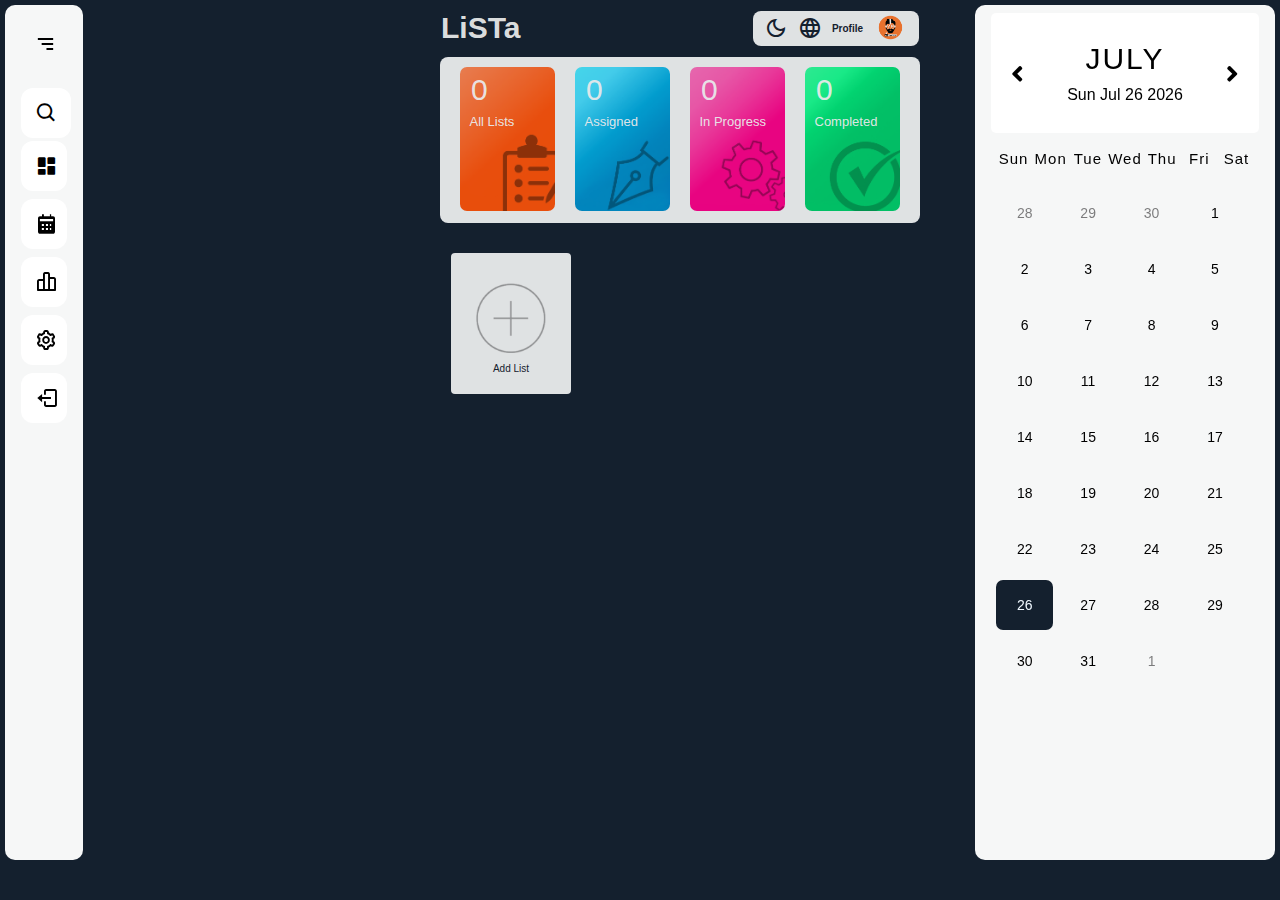
<file: index.html>
<!DOCTYPE html>
<html lang="en">
<head>
    <meta charset="UTF-8">
    <meta http-equiv="X-UA-Compatible" content="IE=edge">
    <meta name="viewport" content="width=device-width, initial-scale=1.0">
    <link rel="stylesheet" href="TodoList_odeh_1.css">
    <link rel="stylesheet"href="https://fonts.googleapis.com/css2?family=Material+Symbols+Rounded:opsz,wght,FILL,GRAD@20..48,100..700,0..1,-50..200" />
    <link rel="preconnect" href="https://fonts.googleapis.com">
    <link rel="preconnect" href="https://fonts.gstatic.com" crossorigin>
    <link href="https://fonts.googleapis.com/css2?family=Roboto:wght@300;400&display=swap" rel="stylesheet">
    <link href="https://fonts.googleapis.com/css2?family=Playfair+Display:wght@900&family=Roboto+Slab:wght@300&family=Roboto:wght@300&display=swap" rel="stylesheet">
    <link rel="stylesheet" href="https://fonts.googleapis.com/css2?family=Material+Symbols+Outlined:opsz,wght,FILL,GRAD@48,300,0,0" />
<!-- tami -->
    <link rel="stylesheet" href="2.css"> 
    <link rel="stylesheet" href="calendar.css"> 
    <meta name="viewport" content="width=device-width, initial-scale=1.0"> 
    <link rel="stylesheet" href="https://cdnjs.cloudflare.com/ajax/libs/font-awesome/5.13.0/css/all.min.css"/>
    <link rel="stylesheet" href="https://cdnjs.cloudflare.com/ajax/libs/font-awesome/5.13.0/css/all.min.css"/>
    <link href="https://unpkg.com/boxicons@2.1.4/css/boxicons.min.css" rel="stylesheet"/>
<!-- -->
    <title>ToDo Manager</title>
</head>
<body>
    <main>
        <header>
            <p id="namey">LiSTa</p>
            <ul class="head">
                <li><a href="#" id="dark_button" class="material-symbols-outlined">dark_mode</a></li>
                <li><a href="#" class="material-symbols-outlined">language</a></li>
                <li><a href="#">Profile</a></li>
                <li><a href="#"><img id="icon_1" src="pics/odeh/icon_1.png" alt="icon"></a></li>
            </ul>
        </header>
        <div class="body_container">
            <div id="categories">
                <a href="#"><h1 id="allListsCounter">0</h1><p>All Lists</p><img id="icon_1" src="pics/odeh/cat_Frame_11.png" alt="cat1"></a>
                <a href="#"><h1 id="assigned">0</h1><p>Assigned</p><img id="icon_2" src="pics/odeh/cat_Frame_44.png" alt="cat2"></a>
                <a href="#"><h1 id="inProgress">0</h1><p>In Progress</p><img id="icon_3" src="pics/odeh/cat_Frame_33.png" alt="cat3"></a>
                <a href="#"><h1 id="completed">0</h1><p>Completed</p><img id="icon_4" src="pics/odeh/cat_Frame_22.png" alt="cat4"></a>
            </div>
            <!-- tami -->
            <section class="leftsidebar" >
                <div class="nav-header">
                    <p class="logo"></p>
                    <i class="bx bx-menu-alt-right btn-menu" ></i>
                </div>
            <ul class="nav-links">
                <li>
                    <i class="bx bx-search search-btn"></i>
                    <input type="text" placeholder="search..." />
                    <span class="tooltip">Search</span>
                </li>
                <li>
                    <a href="#">
                        <i class="bx bxs-dashboard"></i>
                        <span class="title">Dashbord</span>
                    </a>
                    <span class="tooltip">Dashbord</span>
                </li>
                <li>
                    <a href="#">
                    <i class="bx bxs-calendar"></i>
                        <span class="title">Calendar</span>
                        </a>
                    <span class="tooltip">Calendar</span>
                </li>
                <li>
                    <a href="#">
                        <i class="bx bx-bar-chart-alt-2"></i>
                        <span class="title">Activity</span>
                    </a>
                    <span class="tooltip">Activity</span>
                </li>
                <li>
                    <a href="#">
                        <i class="bx bx-cog"></i>
                        <span class="title">Settings</span>
                    </a>
                    <span class="tooltip">Settings</span>
                </li>
                <li>
                    <a href="#">
                        <i class="bx bx-log-out"></i>
                        <span class="title">Log Out</span>
                    </a>
                    <span class="tooltip">Log Out</span>
                </li>
            </ul>
            </section>
            <section>
            <!--this is the section for the right bar side calendar -->
                <section class="rightsidebar">
                <body>
                <div class="container">
                    <div class="calendar">
                        <div class="month">
                        <i class="fas fa-angle-left prev"></i>
                        <div class="date">
                            <h1></h1>
                            <p></p>
                        </div>
                        <i class="fas fa-angle-right next"></i>
                        </div>
                        <div class="weekdays">
                            <div>Sun</div>
                            <div>Mon</div>
                            <div>Tue</div>
                            <div>Wed</div>
                            <div>Thu</div>
                            <div>Fri</div>
                            <div>Sat</div>
                        </div>
                        <div class="days"></div>
                    </div>
                </div>
                </section>
            </section>
            <!-- -->
            <div class="list">
                <a href="#">
                    <div id="list_add">
                    <img src="pics/odeh/add_1.png" alt="add"><span>Add List</span>
                    </div>
                </a>
                <div  id="list_template"  class="list_new" style="display:none;">
                    <span class="material-symbols-outlined" id="del_list" >close</span>
                    <div action="" method="post" class="list_form">
                        <input maxlength="20" required type="text" name="title_box_1" placeholder="Give a Title" id="list_title_1" >
                        <select name="color_list" id="color_list">
                            <option value="status_blue" id="status_blue"></option>
                            <option value="status_pink" id="status_pink"></option>
                            <option value="status_green"id="status_green"></option>
                        </select>
                        <div class="add_div">
                            <input type="text" name="input_box_1" placeholder="" id="list_input_1">
                            <button class="add_text" id="add_text"><span id="add_text_id" class="material-symbols-outlined">add_circle</span></button>
                            <ul class="to_do_text">
                            </ul>
                        </div>
                    </div>
                </div>
            </div>
        </div>
    </main>
    <script src="side.js"></script>
    <script src="cal.js"></script>
    <script src="TodoList_odeh_4.js"></script>
</body>
</html>
</file>
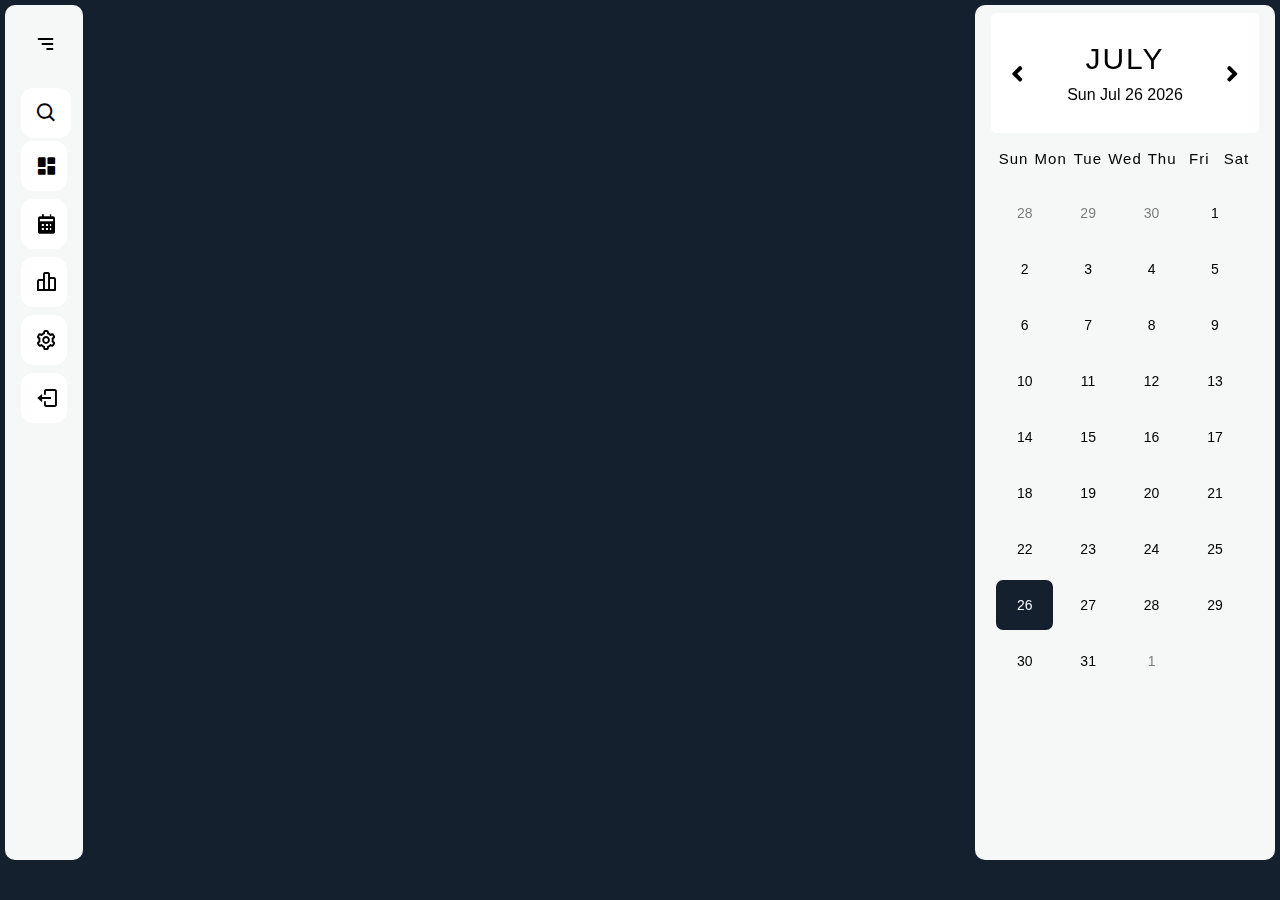
<file: index2.html>
<!DOCTYPE html>
<html lang="en">
<head>
    <meta charset="UTF-8">
    <meta http-equiv="X-UA-Compatible" content="IE=edge">
    <meta name="viewport" content="width=device-width, initial-scale=1.0">
    <link rel="stylesheet" href="TodoList_odeh_1.css">
    <link rel="stylesheet" href="2.css"> 
    <link rel="stylesheet" href="calendar.css"> 
    <meta name="viewport" content="width=device-width, initial-scale=1.0"> 

    <link rel="stylesheet" href="https://cdnjs.cloudflare.com/ajax/libs/font-awesome/5.13.0/css/all.min.css"/>
    <link rel="stylesheet" href="https://cdnjs.cloudflare.com/ajax/libs/font-awesome/5.13.0/css/all.min.css"/>
    <link href="https://unpkg.com/boxicons@2.1.4/css/boxicons.min.css" rel="stylesheet"/>
    <title>ToDo Manager</title>
</head>
<body>
    <section class="leftsidebar">
        <div class="nav-header">
            <p class="logo"></p>
            <i class="bx bx-menu-alt-right btn-menu"></i>
        </div>
    <ul class="nav-links">
        <li>
            <i class="bx bx-search search-btn"></i>
            <input type="text" placeholder="search..." />
            <span class="tooltip">Search</span>
        </li>
        <li>
            <a href="#">
                <i class="bx bxs-dashboard"></i>
                <span class="title">Dashbord</span>
            </a>
            <span class="tooltip">Dashbord</span>
        </li>
        <li>
            <a href="#">
            <i class="bx bxs-calendar"></i>
                <span class="title">Calendar</span>
                </a>
            <span class="tooltip">Calendar</span>
        </li>
        <li>
            <a href="#">
                <i class="bx bx-bar-chart-alt-2"></i>
                <span class="title">Activity</span>
            </a>
            <span class="tooltip">Activity</span>
        </li>
        <li>
            <a href="#">
                <i class="bx bx-cog"></i>
                <span class="title">Settings</span>
            </a>
            <span class="tooltip">Settings</span>
        </li>
        <li>
            <a href="#">
                <i class="bx bx-log-out"></i>
                <span class="title">Log Out</span>
            </a>
            <span class="tooltip">Log Out</span>
        </li>
    </ul>
    </section>
    <section>
    <!--this is the section for the right bar side calendar -->
        <section class="rightsidebar">
        <body>
        <div class="container">
            <div class="calendar">
                <div class="month">
                <i class="fas fa-angle-left prev"></i>
                <div class="date">
                    <h1></h1>
                    <p></p>
                </div>
                <i class="fas fa-angle-right next"></i>
                </div>
                <div class="weekdays">
                    <div>Sun</div>
                    <div>Mon</div>
                    <div>Tue</div>
                    <div>Wed</div>
                    <div>Thu</div>
                    <div>Fri</div>
                    <div>Sat</div>
                </div>
                <div class="days"></div>
            </div>
        </div>
        <script src="cal.js"></script>
        </section>
    </section>
    <script src="TodoList_odeh_4.js"></script>
    <script src="side.js"></script>
</body>
</html>
</file>
<file: TodoList_odeh_1.css>
* { 
    margin: 0;
    padding: 0;
    box-sizing: border-box;
}

:root {
    --primary-color: rgb(20, 32, 46);
    --secondary-color: rgba(255, 255, 255, 0.963);
    --third-color: rgba(255, 255, 255, 0.963);
}

.dark_mode {
    --primary-color: rgba(255, 255, 255, 0.963);
    --secondary-color: rgba(184, 189, 206, 0.943);
    --third-color: rgb(20, 32, 46);
}

body {
    background-color:var(--primary-color);
    display: flex;
    flex-direction: row;
    justify-content: center;
}

main {
    display: flex;
    flex-direction: column;
    padding: 1em;
    font-family: 'Roboto', sans-serif;
        /* color:rgb(255, 255, 255); */
    max-width: 50em;
    margin-left: 10em;
    margin-right: 2em;
}

header {
    display: flex;
    flex-direction: row;
    justify-content:space-between;
    color: var(--primary-color);
    border: 1px solid transparent;
    border-radius: 0.8em;
    opacity: 90%;
}

.head {
    display: flex;
    flex-direction: row;
    align-items: center;
    list-style: none;
    width: max-content;
    font-size: 1em;
    background-color: var(--secondary-color);
    border: 1px solid transparent;
    border-radius: 0.8em;
    gap: 1em;
    padding: 0.3em 1em;
    font-weight: bold;
}

.head a {
    text-decoration: none;
    color: rgb(20, 32, 46);

}

.head li {
    display: flex;
    flex-direction: row;
    align-items: center;
}

#namey {
    color: var(--third-color);
    font-size: 3em;
    font-weight:bold;
}

#icon_1, #icon_2, #icon_3, #icon_4 {
    width: 3.5em;
}

.body_container {
    /* width: 50em; */
    padding: 1em 0em;
}


#categories {
    display: flex;
    flex-direction: row;
    justify-content: center;
    flex-wrap: wrap;
    background-color: var(--secondary-color);
    padding: 1em 1em;
    border-radius: 0.8em;
    opacity: 90%;
}

#categories a {
text-decoration: none;
position: relative;
padding: 0em 1em;
}

/* #cat_1, #cat_2, #cat_3, #cat_4 {
    color: rgb(255, 255, 255);
    border-radius: 0.5em;
    padding: 3em 1em;
    font-size: 1.5em;
    font-weight: bold;
    margin: 0em 1em 0.5em;
} */


#categories h1 {
    position:absolute;
    padding: 0em;
    color: rgba(255, 255, 255, 0.963);
    font-size: 3rem;
    top: 0.2em;
    left: 0.7em;
    font-weight: lighter;
}

#categories p {
    position:absolute;
    padding: 0em;
    color: rgba(255, 255, 255, 0.963);
    font-size: 1.3em;
    top: 3.6em;
    left: 1.5em;
}

#categories img {
    width: 9.5em;
    border-radius: 0.7em;

    }

.list {
    display: flex;
    flex-direction: row;
    /* justify-content:space-around; */
    flex-wrap: wrap;
    padding: 2em 1em;
    gap: 1em;
    justify-content:flex-start;
}


#list_add {
    color: var(--primary-color);
    background-color: var(--secondary-color);
    padding: 2em 1.5em;
    margin: 1em 0.1em;
    opacity: 90%;
    align-items: center;

    display: flex;
    flex-direction: column;
    font-size: 1em;
    border-radius: 0.4em;
}

.list a {
    text-decoration: none;
/* padding: 1em 1em 0em; */
    }
    

#list_add img{
    opacity: 40%;
    width: 7em;
    margin: 1em;
}

/* #list_new {
    color: rgba(24, 24, 24, 0.893);
    background-color: aliceblue;
    border-radius: 0.2em;
    padding: 0em 0.5em 0.5em;
    opacity: 90%;
    text-align: center;
    font-size: 2em;
    max-width: 7.2em;
    min-width: 7.2em;
} */

/** class list new for templates **/

.list_new {
    color: var(--primary-color);
    background-color: var(--secondary-color);
    border-radius: 0.2em;
    padding: 0em 0.5em 0.5em;
    /* margin: 0.5em;  */
    opacity: 90%;
    text-align: center;
    font-size: 2em;
    max-width: 7.8em;
    min-width: 7.8em;
}

#list_input_1, #list_title_1 {
    border-top: 0;
    border-left: 0;
    border-right: 0;
    text-align: center;
}

#list_title_1 {
    font-size: 0.6em;
    padding: 0.3em 0em 0em 0em;
    margin-bottom: 1em;
    max-width: 8.5em;
    /* background-color:rgba(253, 205, 254, 0.584); */
}

#list_input_1 {
    font-size: 0.5em;
    max-width: 10em;
    height: 1.5em;
    background-color: var(--secondary-color);
}

#status_blue {
    background-color: blue;
    color: blue;
    border-radius: 50%;
}

#status_pink {
    background-color:darkorchid;
    color: darkorchid;
    border-radius: 50%;
}

#status_green {
    background-color:green;
    color: green;
    padding: 1em;
    border-radius: 40%;
}

#color_list {
    text-decoration: none;
}

.add_text {
    cursor: pointer;
    background-color: transparent;
    border: 0;
}

.to_do_text li {
    background-color: var(--secondary-color);
    font-size: 0.45em;
    margin: 5px; 
    word-wrap: break-word;
    overflow-wrap: break-word;
}

#del_list {
    margin-right: 7em;
    cursor: pointer;
}

.grayed_out {
    color: gray;
    text-decoration: line-through;
    
}
</file>
<file: 2.css>
@import url("https://fonts.googleapis.com/css2?family=Poppins:wght@200;300;400;500;600;700&display=swap");

* {
margin: 0;
padding: 0;
box-sizing: border-box;
font-family: "Poppins", sans-serif;
--color-hover: rgb(20, 32, 46);;

}

.leftsidebar {
position: fixed;
top: 0.5em;
left: 0.5em;
z-index: 100;
width: 78px;
height: 95%;
background: var(--secondary-color);
padding: 8px 16px;
border-radius: 1em;
}

.leftsidebar.minimized {
width: 50px;
padding: 20px 0;
}

.leftsidebar.expand {
width: 250px;
transition: var(--transition);
}

.nav-header {
height: 60px;
display: flex;
align-items: center;
position: relative;
}

.nav-header .logo {
color: #000;
font-size: 23px;
font-weight: 600;
opacity: 0;
transition: var(--transition);
}

.leftsidebar.expand .nav-header .logo {
opacity: 1;
transition: var(--transition);
}

.nav-header .btn-menu {
position: absolute;
color: #000;
top: 50%;
right: 0;
transform: translateY(-50%);
font-size: 23px;
cursor: pointer;
margin-right: 10px;
}

.leftsidebar.expand .nav-header .btn-menu {
margin-right: 0;
}

.nav-links {
margin-top: 20px;
height: 100%;
}

.nav-links li {
  position: relative;
  margin: 8px 0;
  list-style: none;
}

.nav-links i {
  color: #000;
  height: 50px;
  min-width: 50px;
  font-size: 23px;
  text-align: center;
  line-height: 50px;
}

.nav-links input {
  font-size: 14px;
  font-weight: 400;
  color: #000;
  outline: none;
  height: 40px;
  width: 50%;
  border: none;
  border-radius: 12px;
  background: #e2e2e2;
  padding: 0;
}

.leftsidebar.expand .nav-links input {
  width: 100%;
  padding: 0 20px 0 40px;
}

.nav-links li a {
  display: flex;
  height: 100%;
  width: 100%;
  border-radius: 12px;
  align-items: center;
  text-decoration: none;
  background: #fff;
}

.nav-links li:hover a {
  background: var(--color-hover);
}

.nav-links li:hover i {
  color: #fff;
}

.nav-links li a .title {
  color: #000;
  font-size: 15px;
  font-weight: 400;
  white-space: nowrap;
  display: none;
  transition: var(--transition);
}


.leftsidebar.expand .nav-links li a .title {
  display: block;
  transition: var(--transition);
}

.nav-links li:hover a .title {
  color: #fff;
}

.nav-links li .tooltip {
  position: absolute;
  top: -20px;
  left: calc(100% + 15px);
  z-index: 3;
  background: #fff;
  box-shadow: 0 5px 10px rgba(0, 0, 0, 0.3);
  padding: 6px 14px;
  font-size: 15px;
  white-space: nowrap;
  border-radius: 3px;
  opacity: 0;
  pointer-events: none;
  transition: 0s;
}

.leftsidebar li:hover .tooltip {
  opacity: 1;
  pointer-events: auto;
  transition: var(--transition);
  top: 50%;
  transform: translateY(-50%);
}

.leftsidebar.expand .tooltip {
  display: none;
}

.nav-links .search-btn {
  position: absolute;
  top: 50%;
  left: 0;
  transform: translateY(-25px);
  font-size: 23px;
  color: #000;
  border-radius: 12px;
  background: #fff;
  transition: var(--transition);
}

.leftsidebar.expand .nav-links .search-btn {
  background: transparent;
  transition: var(--transition);
}

.leftsidebar.expand .nav-links li:hover .search-btn {
  color: #000;
}



.home {
position: relative;
top: 0;
left: 78px;
width: calc(100% - 78px);
min-height: 100vh;
background: #e2e2e2;
z-index: 6;
transition: var(--transition);
}

/* .leftsidebar.expand ~ .home {
left: 250px;
width: calc(100% - 250px);
transition: var(--transition);
} */

.home p {
font-size: 20px;
font-weight: 500;
color: #000;
display: inline-block;
margin: 20px;
white-space: nowrap;
}


/* this is the right side ***************************************************/
/* .rightsidebar{
position: fixed;
top: 0.5em;

right: 0.5em;
z-index: 100;
width: 250px;
height: 95%;
padding: 8px 16px;
  background: var(--secondary-color);
  border-right: var(--secondary-color);;
  border-radius: 0.5em;

} */


/* This is for the calendar*/


/*@media screen and (min-width: 480px) {
  .sidebar-calendar {
    max-width: 250px;
  }
  .weekdays {
    display: flex;
    justify-content: space-between;
    margin-bottom: 10px;
  }
  .weekdays div {
    font-weight: bold;
    text-align: center;
    width: calc(100% / 7);
  }
  .days div {
    width: calc(100% / 7);
  }
}*/





 /* On screens that are less than 400px, display the bar vertically, instead of horizontally */
/* @media screen and (max-width: 400px) {
.leftsidebar {
    width: 100%;
    height:auto;
    position:relative;
}
.leftsidebar a {
    text-align: center;
    float: left;
} 
} */ 



 /* On screens that are less than 400px, display the bar vertically, instead of horizontally */
/* @media screen and (max-width: 400px) {
.rightsidebar {
    width: 100%;
    height: auto;
    position: relative;
    }
.rightsidebar a {
    text-align: center;
    float: none;
} 
}*/

@media screen and (max-width: 1200px) {
  /* Reduce the width of the sidebar */
.rightsidebar {
    display: none; /* for example */
    
}
.leftsidebar {

}

}
</file>
<file: calendar.css>
* {
    margin: 0;
    padding: 0;
    box-sizing: border-box;
    font-family: "Quicksand", sans-serif;
}

html {
    font-size: 62.5%;
}


.calendar {
    position: fixed;
    top: 0.5em;
    
    right: 0.5em;
    z-index: 100;
    width: 300px;
    height: 95%;
    padding: 8px 16px;
    background:var(--secondary-color); ;
    border-right: var(--secondary-color);;
    border-radius: 1em;
    }


.month {
    width: 100%;
    height: 12rem;
    background-color:var(--secondary-color);
    display: flex;
    justify-content: space-between;
    align-items: center;
    padding: 0 2rem;
    text-align: center;
    border-radius: 0.5em;

}

.month i {
    font-size: 2.5rem;
    cursor: pointer;
}

.month h1 {
    font-size: 3rem;
    font-weight: 400;
    text-transform: uppercase;
    letter-spacing: 0.2rem;
    margin-bottom: 1rem;
}

.month p {
    font-size: 1.6rem;
}

.weekdays {
    width: 100%;
    height: 5rem;
    padding: 0 0.4rem;
    display: flex;
    align-items: center;
}

.weekdays div {
    font-size: 1.5rem;
    font-weight: 400;
    letter-spacing: 0.1rem;
    width: calc(44.2rem / 7);
    display: flex;
    justify-content: center;
    align-items: center;
    
}

.days {
    width: 100%;
    display: flex;
    flex-wrap: wrap;
    padding: 0.2rem;
}

.days div {
    font-size: 1.4rem;
    margin: 0.3rem;
    width: calc(40.2rem / 7);
    height: 5rem;
    display: flex;
    justify-content: center;
    align-items: center;
    
    transition: background-color 0.2s;
}

.days div:hover:not(.today) {
    background-color: #464955c5;
    border: 0.2rem solid #6c6c6c;
    border-radius: 0.5em;
    cursor: pointer;
    color: aliceblue;
}
.prev-date,
.next-date {
    opacity: 0.5;
}

.today {
    background-color: rgb(20, 32, 46);
    color: aliceblue;
    border-radius: 0.5em;
}
</file>
